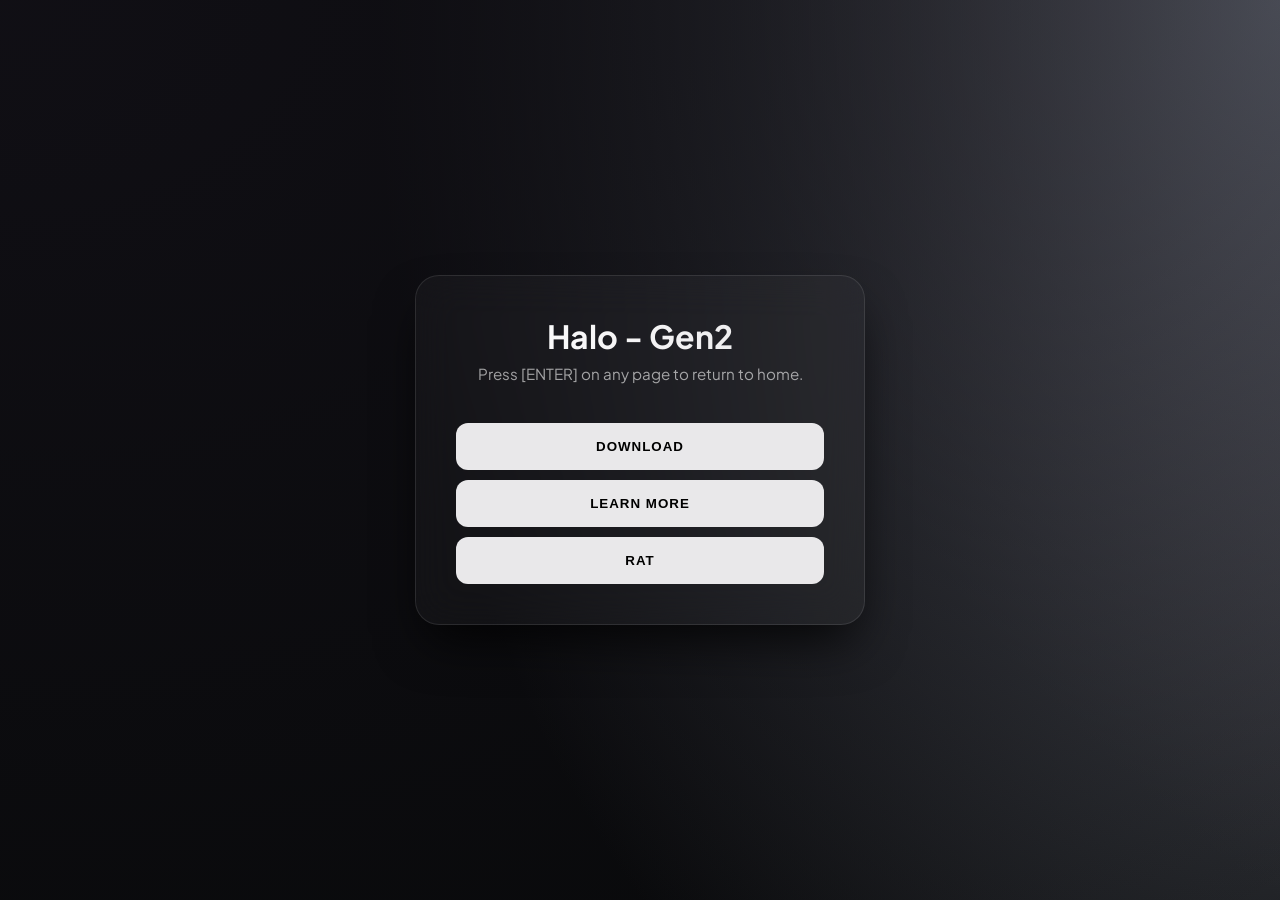
<file: index.html>
<!DOCTYPE html>
<html lang="en">
<head>
    <meta charset="UTF-8">
    <meta name="viewport" content="width=device-width, initial-scale=1.0">
    <title>Home - Halo</title>
    <link rel="icon" type="image/x-icon" href="assets/hexagon.png">
    
    <!-- Style -->
    <link rel="stylesheet" href="styles/SleekWhite.css">
</head>

<div class="container">
    <h1>Halo - Gen2</h1>
    <!-- <p>© Copyright Quasar Softworks LLC 2026. All rights reserved.</p> -->
    <p class="description">Press [ENTER] on any page to return to home.</p>

    <button onclick="location.href='pages/redirects/download'">
        Download
    </button>
    <button onclick="location.href='pages/learnMore.html'">
        Learn More
    </button>
    <button onclick="location.href='pages/rat.html'">
        Rat
    </button>
</div>

<!-- core.js -->
<script>
    console.log("core.js");
</script>

</html>
</file>
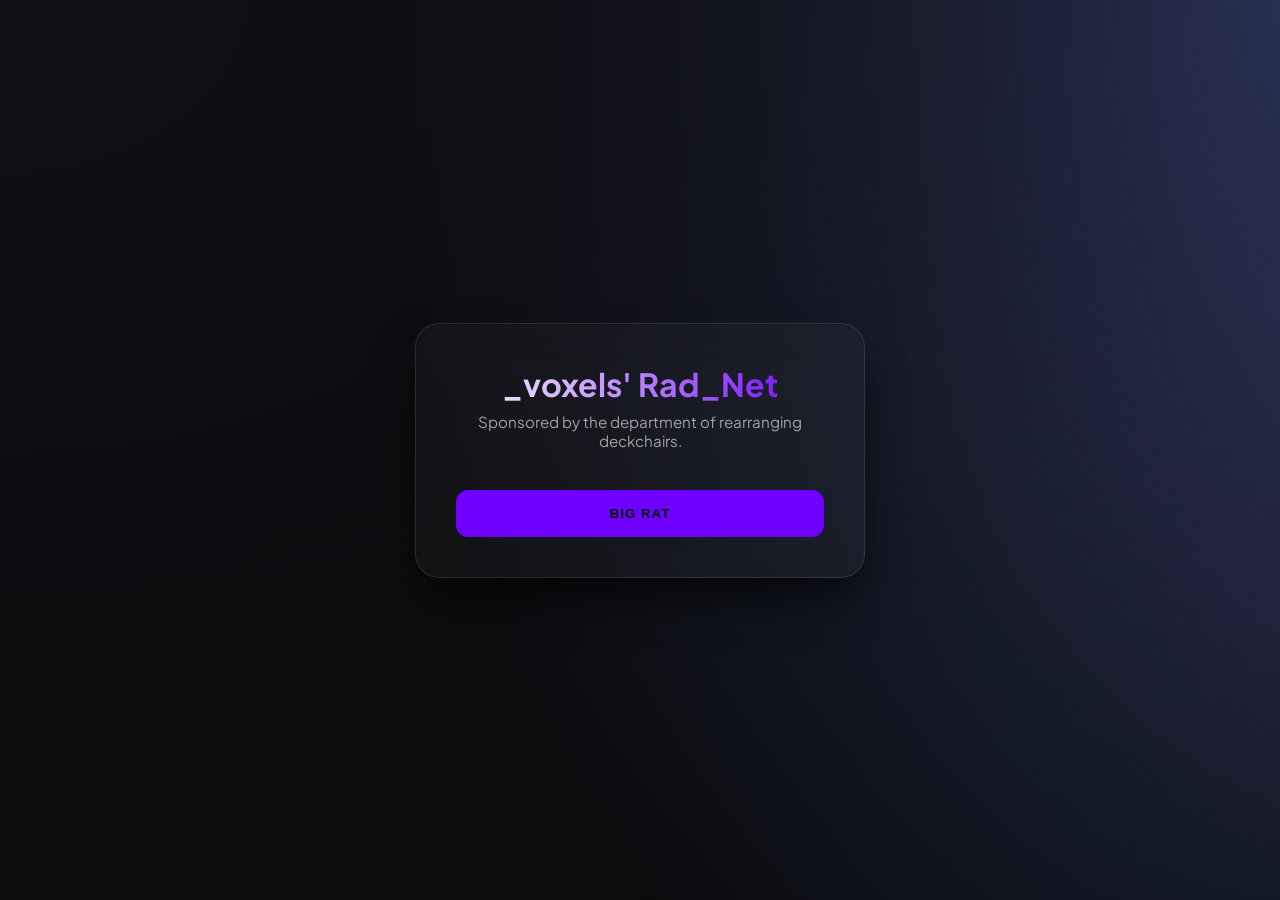
<file: core.html>
<!DOCTYPE html>
<html lang="en">
<head>
    <meta charset="UTF-8">
    <meta name="viewport" content="width=device-width, initial-scale=1.0">
    <title>Rad_Net</title>
    
    <!-- core.css -->
    <style>
        @import url('https://fonts.googleapis.com/css2?family=Plus+Jakarta+Sans:wght@300;400;700&display=swap');

        :root {
            --accent: #6f00ff;
            --accent-glow: rgba(217, 0, 255, 0.5);
            --bg-dark: #08090a;
            --glass: rgba(255, 255, 255, 0.03);
            --glass-border: rgba(255, 255, 255, 0.1);
        }

        * { margin: 0; padding: 0; box-sizing: border-box; }

        body {
            font-family: 'Plus Jakarta Sans', sans-serif;
            height: 100vh;
            display: flex;
            justify-content: center;
            align-items: center;
            color: white;
            overflow: hidden;
            background-color: var(--bg-dark);
            background-image: 
                radial-gradient(at 0% 0%, hsla(253,16%,7%,1) 0, transparent 50%), 
                radial-gradient(at 50% 0%, hsla(225,39%,30%,1) 0, transparent 50%), 
                radial-gradient(at 100% 0%, hsla(339,49%,30%,1) 0, transparent 50%);
            background-size: 200% 200%;
            animation: meshGradient 15s ease infinite;
        }

        @keyframes meshGradient {
            0% { background-position: 0% 50%; }
            50% { background-position: 100% 50%; }
            100% { background-position: 0% 50%; }
        }

        .container {
            background: var(--glass);
            backdrop-filter: blur(20px);
            -webkit-backdrop-filter: blur(20px);
            border: 1px solid var(--glass-border);
            border-radius: 24px;
            padding: 40px;
            width: 95%;
            max-width: 450px;
            box-shadow: 0 25px 50px -12px rgba(0, 0, 0, 0.8);
            text-align: center;
            animation: slideUp 1s cubic-bezier(0.16, 1, 0.3, 1), float 6s ease-in-out infinite 1s;
        }

        @keyframes slideUp {
            from { opacity: 0; transform: translateY(40px) scale(0.95); }
            to { opacity: 1; transform: translateY(0) scale(1); }
        }

        @keyframes float {
            0%, 100% { transform: translateY(0px); }
            50% { transform: translateY(-10px); }
        }

        h1 {
            font-size: 2rem;
            font-weight: 700;
            margin-bottom: 8px;
            background: linear-gradient(to right, #fff, var(--accent));
            -webkit-background-clip: text;
            -webkit-text-fill-color: transparent;
        }

        .description {
            font-size: 0.95rem;
            color: rgba(255, 255, 255, 0.6);
            margin-bottom: 30px;
        }

        .input-group { margin-bottom: 15px; }

        input {
            width: 100%;
            background: rgba(0, 0, 0, 0.4);
            border: 1px solid var(--glass-border);
            border-radius: 12px;
            padding: 14px 18px;
            color: white;
            font-size: 1rem;
            transition: all 0.3s ease;
            outline: none;
        }

        input:focus {
            border-color: var(--accent);
            box-shadow: 0 0 15px rgba(174, 0, 255, 0.2);
        }

        button {
            width: 100%;
            padding: 16px;
            background: var(--accent);
            color: #000;
            border: none;
            border-radius: 12px;
            font-weight: 700;
            cursor: pointer;
            transition: all 0.3s ease;
            text-transform: uppercase;
            letter-spacing: 1px;
            margin-top: 10px;
        }

        button:hover {
            transform: translateY(-2px);
            box-shadow: 0 10px 20px var(--accent-glow);
        }

        button:disabled {
            background: #444;
            cursor: not-allowed;
            transform: none;
        }

        backdrop-filter:blur()
        
        #status {
            margin-top: 20px;
            font-size: 0.85rem;
            height: 1.2rem;
        }
    </style>
</head>

<div class="container">
    <h1>_voxels' Rad_Net</h1>
    <p class="description">Sponsored by the department of rearranging deckchairs.</p>

    <button onclick="window.location.href='https://bigrat.monster'">Big Rat</button>
</div>

<!-- core.js -->
<script>
    console.log("core.js");
</script>

</html>
</file>
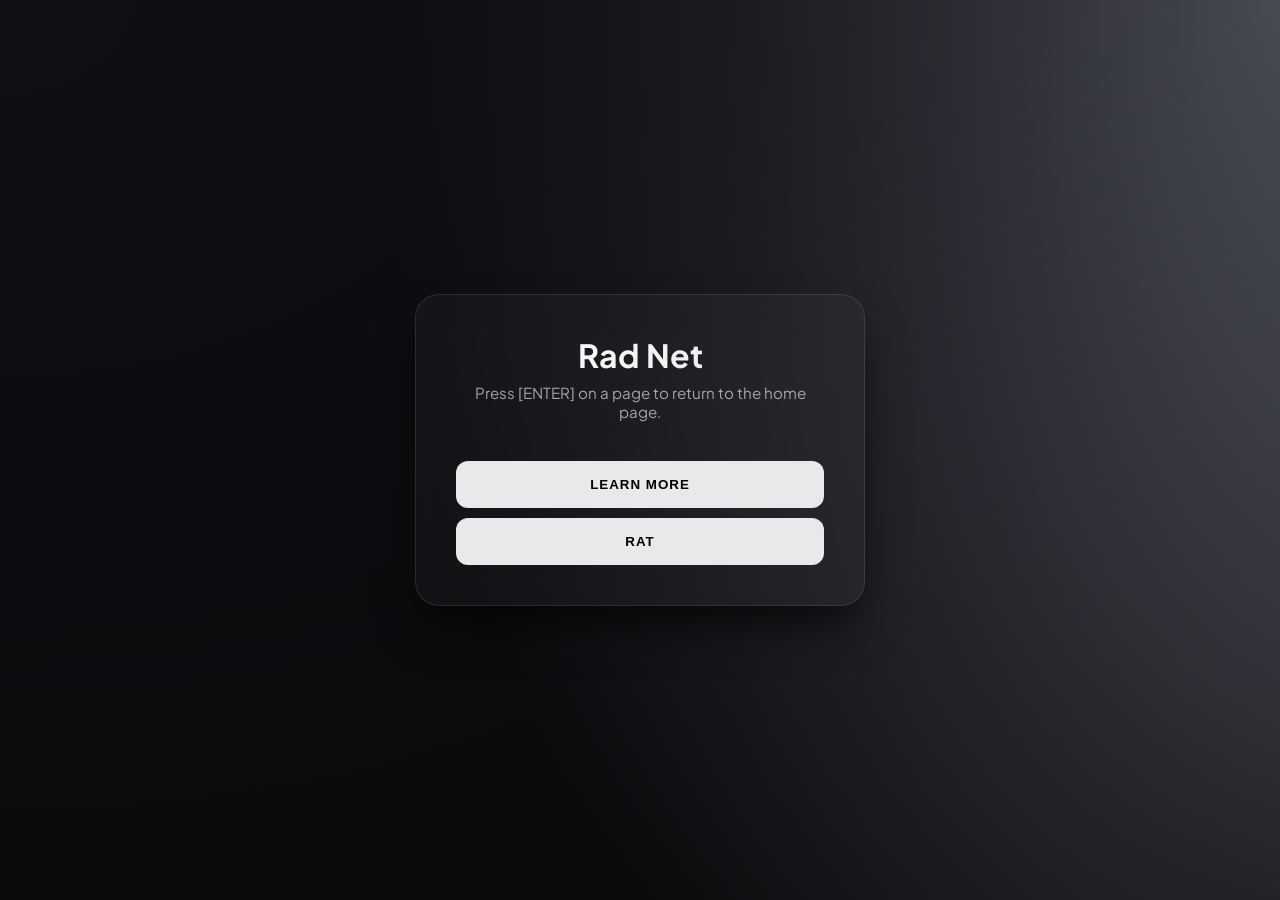
<file: homeMain.html>
<!DOCTYPE html>
<html lang="en">
<head>
    <meta charset="UTF-8">
    <meta name="viewport" content="width=device-width, initial-scale=1.0">
    <title>Home - Rad Net</title>
    <link rel="icon" type="image/x-icon" href="assets/hexagon.png">
    
    <!-- purpur -->
    <link rel="stylesheet" href="styles/purpur.css">
</head>

<div class="container">
    <h1>Rad Net</h1>
    <p class="description">Press [ENTER] on a page to return to the home page.</p>

    <button onclick="location.href='pages/learnMore.html'">
        Learn More
    </button>
    <button onclick="location.href='pages/rat.html'">
        Rat
    </button>
</div>

<!-- core.js -->
<script>
    console.log("core.js");
</script>

</html>
</file>
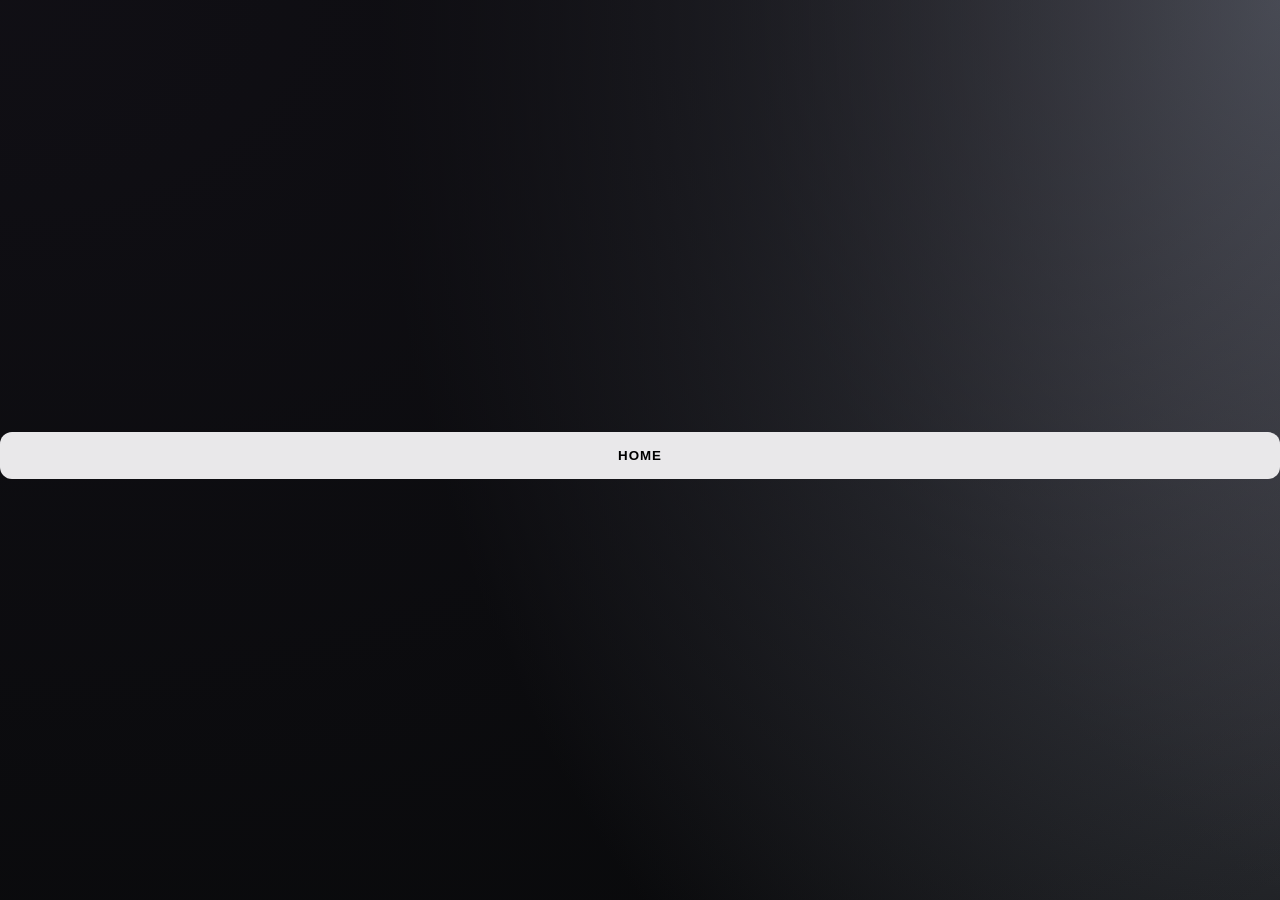
<file: misc/page template.html>
<!DOCTYPE html>
<html lang="en">
<head>
    <meta charset="UTF-8">
    <meta name="viewport" content="width=device-width, initial-scale=1.0">
    <title>Page Template - Rad Net</title>
    <link rel="icon" type="image/x-icon" href="../assets/hexagon.png">
    
    <!-- purpur -->
    <link rel="stylesheet" href="../styles/purpur.css">
</head>

<button onclick="location.href='../index.html'">
    Home
</button>

<!-- home -->
<script>
    document.addEventListener('keydown', function(event) {
        if (event.key === 'Enter') {
            window.location.href = '../index.html';
        }
    });
</script>

</html>
</file>
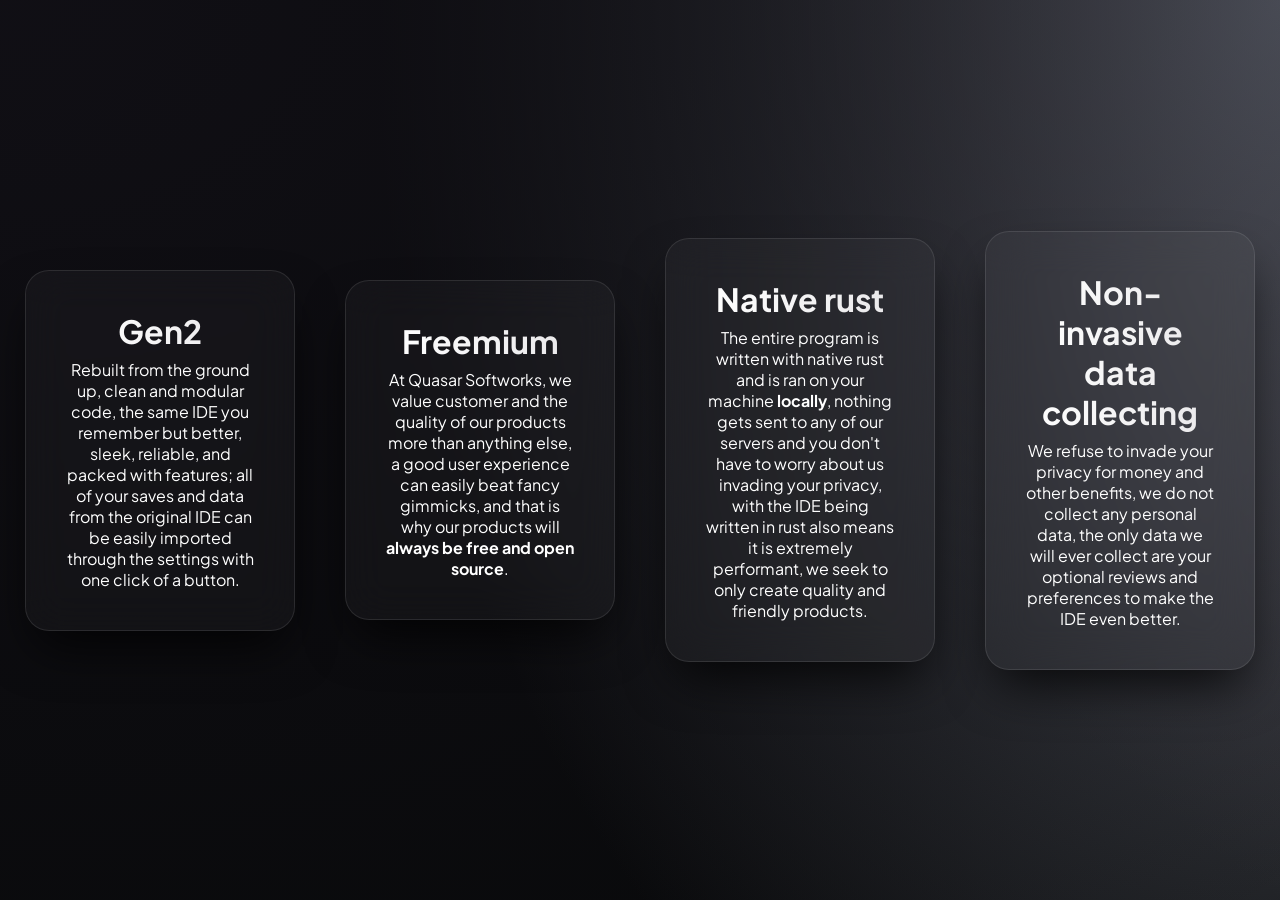
<file: pages/learnMore.html>
<!DOCTYPE html>
<html lang="en">
<head>
    <meta charset="UTF-8">
    <meta name="viewport" content="width=device-width, initial-scale=1.0">
    <title>Learn More - Halo</title>
    <link rel="icon" type="image/x-icon" href="../assets/hexagon.png">
    
    <!-- Style -->
    <link rel="stylesheet" href="../styles/SleekWhite.css">
</head>

<div class="container">
    <h1>Gen2</h1>
    <p>Rebuilt from the ground up, clean and modular code, the same IDE you remember but better, sleek, reliable, and packed with features; all of your saves and data from the original IDE can be easily imported through the settings with one click of a button.</p>
</div>

<div class="container">
    <h1>Freemium</h1>
    <p>At Quasar Softworks, we value customer and the quality of our products more than anything else, a good user experience can easily beat fancy gimmicks, and that is why our products will <b>always be free and open source</b>.</p>
</div>

<div class="container">
    <h1>Native rust</h1>
    <p>The entire program is written with native rust and is ran on your machine <b>locally</b>, nothing gets sent to any of our servers and you don't have to worry about us invading your privacy, with the IDE being written in rust also means it is extremely performant, we seek to only create quality and friendly products.</p>
</div>

<div class="container">
    <h1>Non-invasive data collecting</h1>
    <p>We refuse to invade your privacy for money and other benefits, we do not collect any personal data, the only data we will ever collect are your optional reviews and preferences to make the IDE even better.</p>
</div>

<!-- home -->
<script>
    document.addEventListener('keydown', function(event) {
        if (event.key === 'Enter') {
            window.location.href = '../index.html';
        }
    });
</script>

</html>
</file>
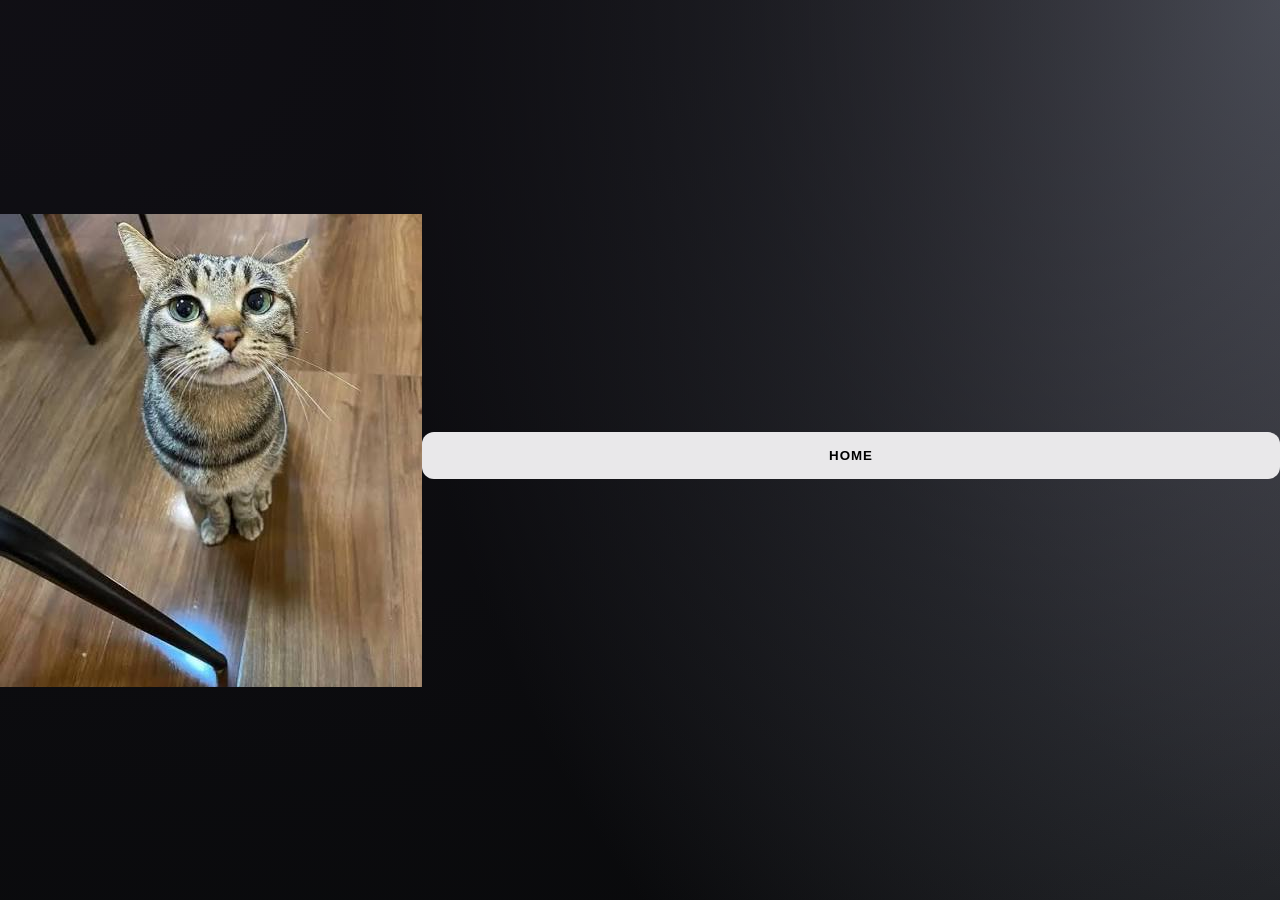
<file: pages/nana.html>
<!DOCTYPE html>
<html lang="en">
<head>
    <meta charset="UTF-8">
    <meta name="viewport" content="width=device-width, initial-scale=1.0">
    <title>Yeet - Rad Net</title>
    <link rel="icon" type="image/x-icon" href="../assets/hexagon.png">
    
    <!-- purpur -->
    <link rel="stylesheet" href="../styles/purpur.css">
</head>

<img src="../assets/kiji cat nana.jpeg" style="max-width: 100%; height: auto;" alt="Big rat">

<button onclick="location.href='../index.html'">
    Home
</button>

<!-- home -->
<script>
    document.addEventListener('keydown', function(event) {
        if (event.key === 'Enter') {
            window.location.href = '../index.html';
        }
    });
</script>

</html>
</file>
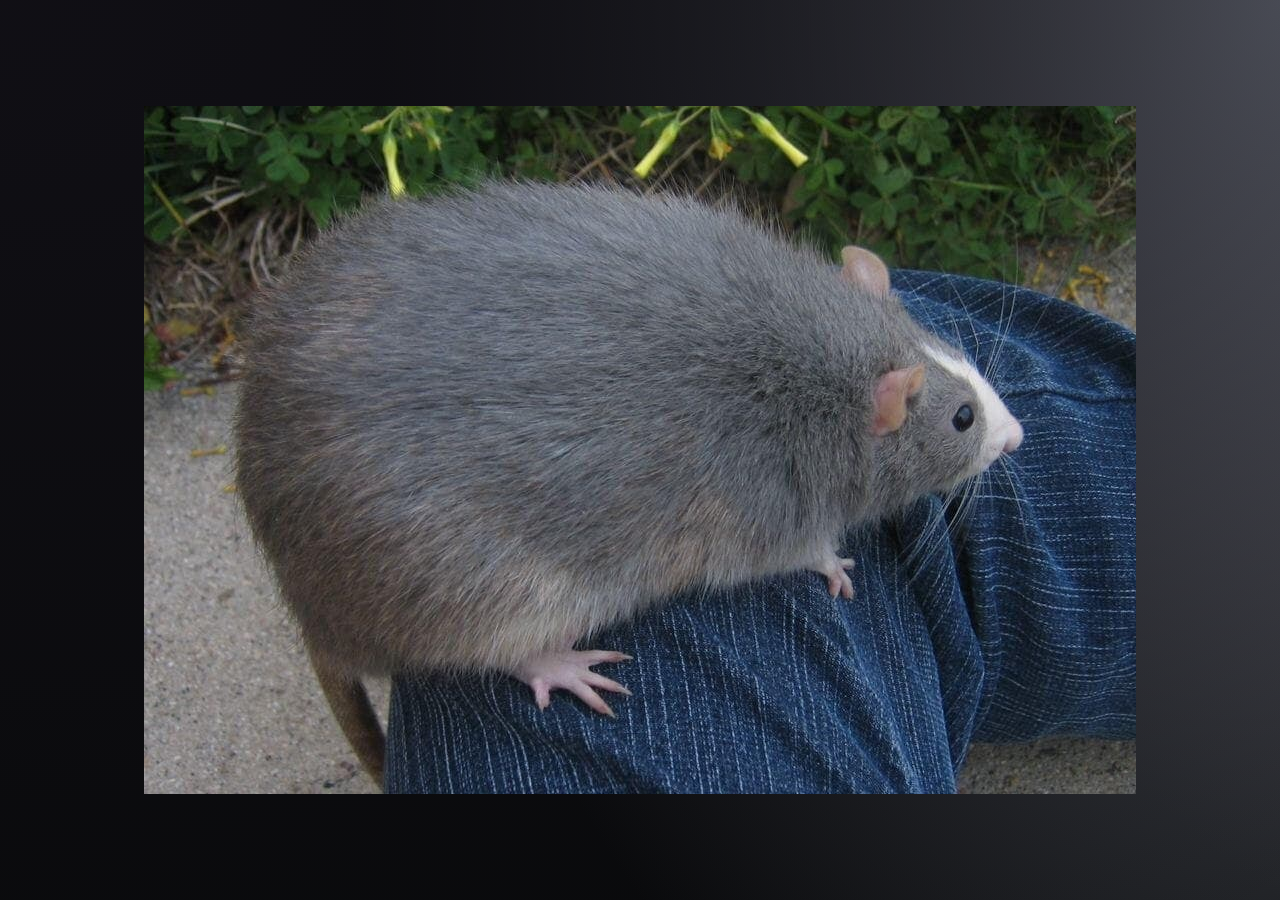
<file: pages/rat.html>
<!DOCTYPE html>
<html lang="en">
<head>
    <meta charset="UTF-8">
    <meta name="viewport" content="width=device-width, initial-scale=1.0">
    <title>Big Rat - Halo</title>
    <link rel="icon" type="image/x-icon" href="../assets/hexagon.png">
    
    <!-- Style -->
    <link rel="stylesheet" href="../styles/SleekWhite.css">
</head>

<img src="../assets/bigrat.jpg" style="max-width: 100%; height: auto;" alt="Big rat">

<!--
<button onclick="location.href='../home.html'">
    Home
</button>
-->

<!-- home -->
<script>
    document.addEventListener('keydown', function(event) {
        if (event.key === 'Enter') {
            window.location.href = '../index.html';
        }
    });
</script>

</html>
</file>
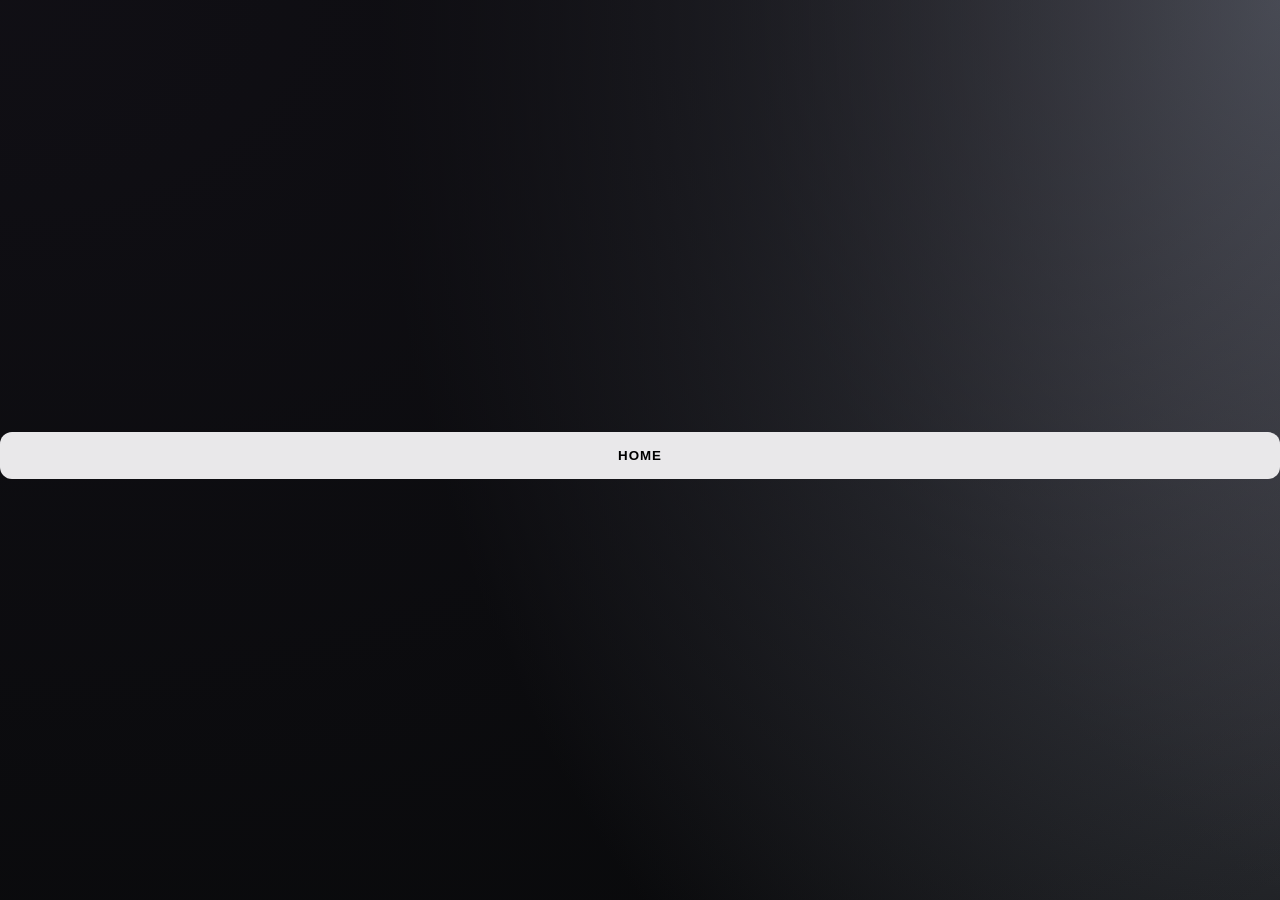
<file: templates/pageTemplate.html>
<!DOCTYPE html>
<html lang="en">
<head>
    <meta charset="UTF-8">
    <meta name="viewport" content="width=device-width, initial-scale=1.0">
    <title>Page Template - Halo</title>
    <link rel="icon" type="image/x-icon" href="../assets/hexagon.png">
    
    <!-- Style -->
    <link rel="stylesheet" href="../styles/SleekWhite.css">
</head>

<button onclick="location.href='../index.html'">
    Home
</button>

<!-- home -->
<script>
    document.addEventListener('keydown', function(event) {
        if (event.key === 'Enter') {
            window.location.href = '../index.html';
        }
    });
</script>

</html>
</file>
<file: styles/SleekWhite.css>
@import url('https://fonts.googleapis.com/css2?family=Plus+Jakarta+Sans:wght@300;400;700&display=swap');

:root {
    --accent: #e9e8ea;
    --accent-glow: rgba(222, 222, 222, 0.5);
    --bg-dark: #08090a;
    --glass: rgba(255, 255, 255, 0.03);
    --glass-border: rgba(255, 255, 255, 0.1);
}

* { margin: 0; padding: 0; box-sizing: border-box; }

body {
    font-family: 'Plus Jakarta Sans', sans-serif;
    height: 100vh;
    display: flex;
    justify-content: center;
    align-items: center;
    color: white;
    overflow: hidden;
    background-color: var(--bg-dark);
    background-image: 
        radial-gradient(at 0% 0%, hsla(253,16%,7%,1) 0, transparent 50%), 
        radial-gradient(at 50% 0%, rgb(95, 99, 110) 0, transparent 50%), 
        radial-gradient(at 100% 0%, rgb(76, 58, 64) 0, transparent 50%);
    background-size: 200% 200%;
    animation: meshGradient 15s ease infinite;
}

@keyframes meshGradient {
    0% { background-position: 0% 50%; }
    50% { background-position: 100% 50%; }
    100% { background-position: 0% 50%; }
}

.container {
    background: var(--glass);
    backdrop-filter: blur(20px);
    -webkit-backdrop-filter: blur(20px);
    border: 1px solid var(--glass-border);
    border-radius: 24px;
    margin: 25px;
    padding: 40px;
    width: 95%;
    max-width: 450px;
    box-shadow: 0 25px 50px -12px rgba(0, 0, 0, 0.8);
    text-align: center;
    animation: slideUp 1s cubic-bezier(0.16, 1, 0.3, 1), float 6s ease-in-out infinite 1s;
}

.multiline {
    white-space: pre-wrap;
}

@keyframes slideUp {
    from { opacity: 0; transform: translateY(40px) scale(0.95); }
    to { opacity: 1; transform: translateY(0) scale(1); }
}

@keyframes float {
    0%, 100% { transform: translateY(0px); }
    50% { transform: translateY(-10px); }
}

h1 {
    font-size: 2rem;
    font-weight: 700;
    margin-bottom: 8px;
    background: linear-gradient(to right, #fff, var(--accent));
    -webkit-background-clip: text;
    -webkit-text-fill-color: transparent;
}

.description {
    font-size: 0.95rem;
    color: rgba(255, 255, 255, 0.6);
    margin-bottom: 30px;
}

.input-group { margin-bottom: 15px; }

.fixed-button {
    width: 60px;  /* Specific width */
    height: 60px;  /* Specific height */
    font-size: 16px;
}

input {
    width: 100%;
    background: rgba(0, 0, 0, 0.4);
    border: 1px solid var(--glass-border);
    border-radius: 12px;
    padding: 14px 18px;
    color: white;
    font-size: 1rem;
    transition: all 0.3s ease;
    outline: none;
}
input:focus {
    border-color: var(--accent);
    box-shadow: 0 0 15px rgba(174, 0, 255, 0.2);
}

button {
    width: 100%;
    padding: 16px;
    background: var(--accent);
    color: #000;
    border: none;
    border-radius: 12px;
    font-weight: 700;
    cursor: pointer;
    transition: all 0.3s ease;
    text-transform: uppercase;
    letter-spacing: 1px;
    margin-top: 10px;
}
button:hover {
    transform: translateY(-2px);
    box-shadow: 0 10px 20px var(--accent-glow);
    transition: transform 0.2s ease;
}
button:disabled {
    background: #444;
    cursor: not-allowed;
    transform: none;
}

backdrop-filter:blur()

#status {
    margin-top: 20px;
    font-size: 0.85rem;
    height: 1.2rem;
}
</file>
<file: styles/purpur.css>
@import url('https://fonts.googleapis.com/css2?family=Plus+Jakarta+Sans:wght@300;400;700&display=swap');

:root {
    --accent: #e9e8ea;
    --accent-glow: rgba(222, 222, 222, 0.5);
    --bg-dark: #08090a;
    --glass: rgba(255, 255, 255, 0.03);
    --glass-border: rgba(255, 255, 255, 0.1);
}

* { margin: 0; padding: 0; box-sizing: border-box; }

body {
    font-family: 'Plus Jakarta Sans', sans-serif;
    height: 100vh;
    display: flex;
    justify-content: center;
    align-items: center;
    color: white;
    overflow: hidden;
    background-color: var(--bg-dark);
    background-image: 
        radial-gradient(at 0% 0%, hsla(253,16%,7%,1) 0, transparent 50%), 
        radial-gradient(at 50% 0%, rgb(95, 99, 110) 0, transparent 50%), 
        radial-gradient(at 100% 0%, rgb(76, 58, 64) 0, transparent 50%);
    background-size: 200% 200%;
    animation: meshGradient 15s ease infinite;
}

@keyframes meshGradient {
    0% { background-position: 0% 50%; }
    50% { background-position: 100% 50%; }
    100% { background-position: 0% 50%; }
}

.container {
    background: var(--glass);
    backdrop-filter: blur(20px);
    -webkit-backdrop-filter: blur(20px);
    border: 1px solid var(--glass-border);
    border-radius: 24px;
    padding: 40px;
    width: 95%;
    max-width: 450px;
    box-shadow: 0 25px 50px -12px rgba(0, 0, 0, 0.8);
    text-align: center;
    animation: slideUp 1s cubic-bezier(0.16, 1, 0.3, 1), float 6s ease-in-out infinite 1s;
}

@keyframes slideUp {
    from { opacity: 0; transform: translateY(40px) scale(0.95); }
    to { opacity: 1; transform: translateY(0) scale(1); }
}

@keyframes float {
    0%, 100% { transform: translateY(0px); }
    50% { transform: translateY(-10px); }
}

h1 {
    font-size: 2rem;
    font-weight: 700;
    margin-bottom: 8px;
    background: linear-gradient(to right, #fff, var(--accent));
    -webkit-background-clip: text;
    -webkit-text-fill-color: transparent;
}

.description {
    font-size: 0.95rem;
    color: rgba(255, 255, 255, 0.6);
    margin-bottom: 30px;
}

.input-group { margin-bottom: 15px; }

.fixed-button {
    width: 60px;  /* Specific width */
    height: 60px;  /* Specific height */
    font-size: 16px;
}

input {
    width: 100%;
    background: rgba(0, 0, 0, 0.4);
    border: 1px solid var(--glass-border);
    border-radius: 12px;
    padding: 14px 18px;
    color: white;
    font-size: 1rem;
    transition: all 0.3s ease;
    outline: none;
}
input:focus {
    border-color: var(--accent);
    box-shadow: 0 0 15px rgba(174, 0, 255, 0.2);
}

button {
    width: 100%;
    padding: 16px;
    background: var(--accent);
    color: #000;
    border: none;
    border-radius: 12px;
    font-weight: 700;
    cursor: pointer;
    transition: all 0.3s ease;
    text-transform: uppercase;
    letter-spacing: 1px;
    margin-top: 10px;
}

button:hover {
    transform: translateY(-2px);
    box-shadow: 0 10px 20px var(--accent-glow);
    transition: transform 0.2s ease;
}

button:disabled {
    background: #444;
    cursor: not-allowed;
    transform: none;
}

backdrop-filter:blur()
   
#status {
    margin-top: 20px;
    font-size: 0.85rem;
    height: 1.2rem;
}
</file>
